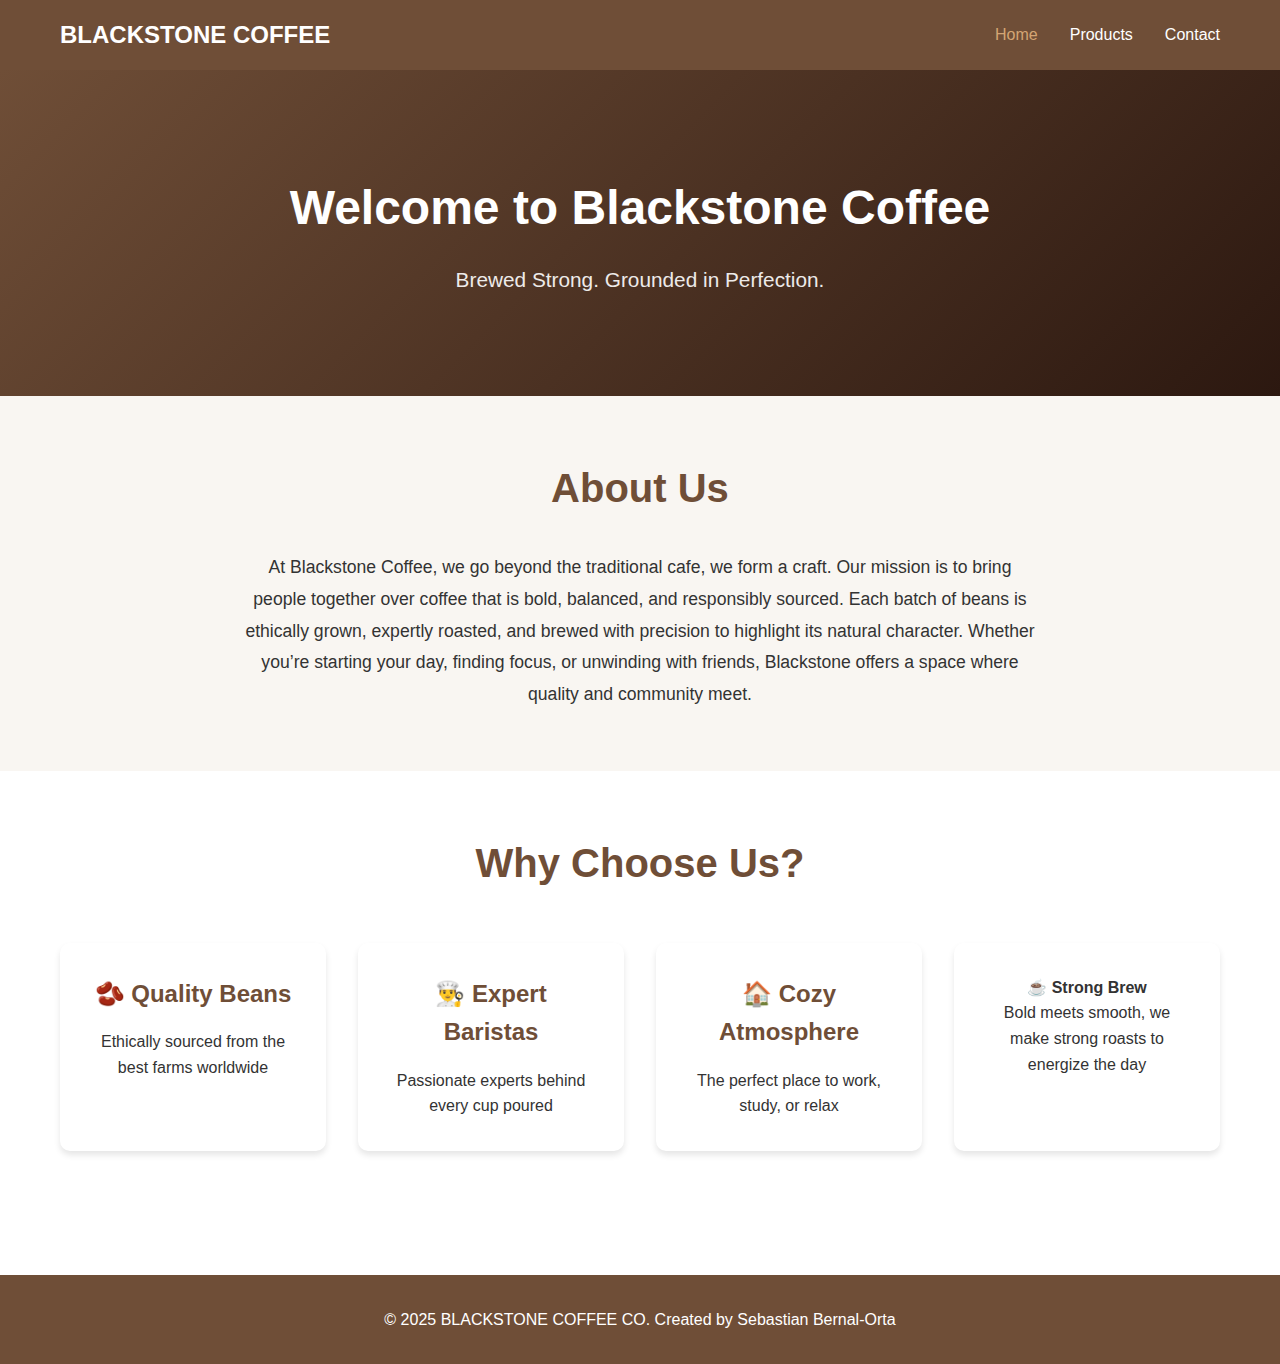
<file: index.html>
<!DOCTYPE html>
<html lang="en">
<head>
    <meta charset="UTF-8">
    <meta name="viewport" content="width=device-width, initial-scale=1.0">
    <title>Brew Haven Coffee</title>
    <link rel="stylesheet" href="style.css">
</head>
<body>
    <!-- Navigation Bar -->
    <nav>
        <div class="nav-container">
            <!-- ==========================================
                 TODO #1: COMPANY NAME IN NAVIGATION
                 ========================================== -->
            <!-- Replace with your own coffee company name -->
            <h1 class="logo">BLACKSTONE COFFEE</h1>
            
            <ul class="nav-links">
                <li><a href="index.html" class="active">Home</a></li>
                <li><a href="products.html">Products</a></li>
                <li><a href="contact.html">Contact</a></li>
            </ul>
        </div>
    </nav>

    <!-- Hero Section -->
    <header class="hero">
        <div class="hero-content">
            <!-- ==========================================
                 TODO #2: HERO HEADING
                 ========================================== -->
            <!-- Replace with your coffee company name (same as above) -->
            <h1>Welcome to Blackstone Coffee</h1>
            
            <!-- ==========================================
                 TODO #3: COMPANY SLOGAN
                 ========================================== -->
            <!-- Create a catchy slogan for your coffee shop! -->
            <p class="tagline">Brewed Strong. Grounded in Perfection.</p>
        </div>
    </header>

    <!-- Main Content -->
    <main>
        <!-- About Section -->
        <section class="about">
            <div class="container">
                <h2>About Us</h2>
                
                <!-- ==========================================
                     TODO #4: WRITE ABOUT YOUR COFFEE SHOP
                     ========================================== -->
                <!-- Write 2-3 sentences about your coffee shop
                     Questions to consider:
                     - What makes your shop special?
                     - What's your mission?
                     - Why should people visit?
                     
                     Replace the text below with your own! -->
                <p>
                    At Blackstone Coffee, we go beyond the traditional cafe, we form a craft.
                    Our mission is to bring people together over coffee that is bold, balanced, and responsibly sourced.
                    Each batch of beans is ethically grown, expertly roasted, and brewed with precision to highlight its natural character.
                    Whether you’re starting your day, finding focus, or unwinding with friends, Blackstone offers a space where quality and community meet.


                </p>
            </div>
        </section>

        <!-- Featured Section (Already Complete!) -->
        <section class="featured">
            <div class="container">
                <h2>Why Choose Us?</h2>
                <div class="features-grid">
                    <div class="feature-card">
                        <h3>🫘 Quality Beans</h3>
                        <p>Ethically sourced from the best farms worldwide</p>
                    </div>
                    <div class="feature-card">
                        <h3>👨‍🍳 Expert Baristas</h3>
                        <p>Passionate experts behind every cup poured</p>
                    </div>
                    <div class="feature-card">
                        <h3>🏠 Cozy Atmosphere</h3>
                        <p>The perfect place to work, study, or relax</p>
                    </div>
                                        <div class="feature-card">
                        <h4>☕ Strong Brew</h3>
                        <p>Bold meets smooth, we make strong roasts to energize the day</p>
                    </div>
                </div>
            </div>
        </section>
    </main>

    <!-- Footer -->
    <footer>
        <div class="container">
            <!-- ==========================================
                 TODO #5: UPDATE FOOTER
                 ========================================== -->
            <!-- Add your company name and YOUR actual name -->
            <p>&copy; 2025 BLACKSTONE COFFEE CO. Created by Sebastian Bernal-Orta</p>
        </div>
    </footer>
    
    <!-- ==========================================
         COMPLETION CHECKLIST
         ========================================== -->
    <!-- 
    ✓ Company name in navigation
    ✓ Company name in hero section
    ✓ Unique slogan
    ✓ Custom about text (2-3 sentences)
    ✓ Company name and your name in footer
    
    Make sure all placeholders [INSERT...] are replaced!
    -->
</body>
</html>
</file>
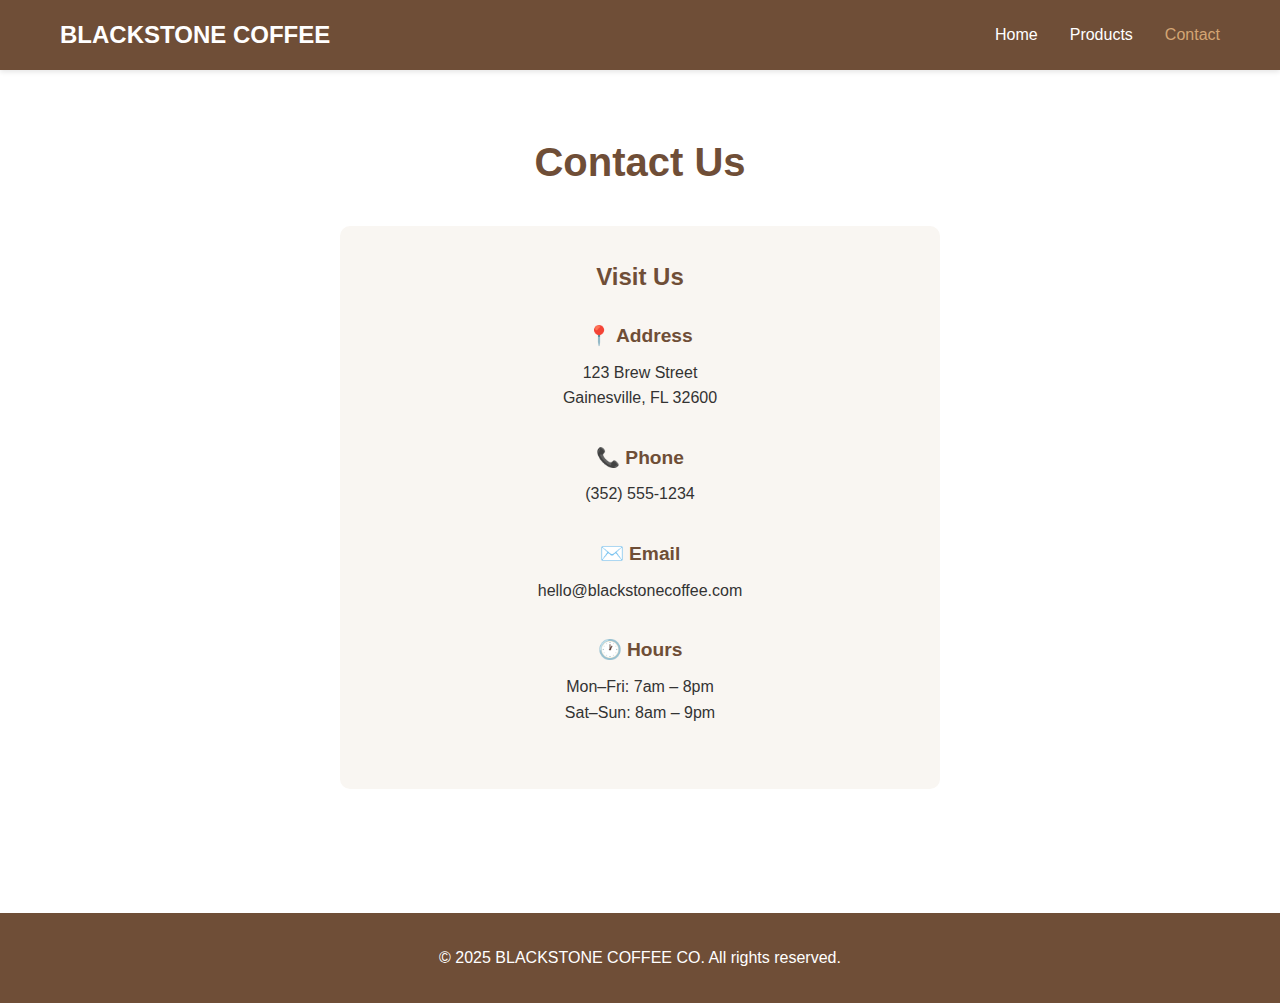
<file: contact.html>
<!DOCTYPE html>
<html lang="en">
<head>
    <meta charset="UTF-8">
    <meta name="viewport" content="width=device-width, initial-scale=1.0">
    <title>Contact Page</title>
    <link rel="stylesheet" href="style.css">
</head>
<body>
    <!-- Navigation -->
    <nav>
        <div class="nav-container">
            <!-- TODO: Update with your coffee shop name from index.html -->
            <h1 class="logo">BLACKSTONE COFFEE</h1>
            <ul class="nav-links">
                <li><a href="index.html">Home</a></li>
                <li><a href="products.html">Products</a></li>
                <li><a href="contact.html" class="active">Contact</a></li>
            </ul>
        </div>
    </nav>

    <!-- Main Content -->
    <main>
        <section class="contact-section">
            <div class="container">
                <h1>Contact Us</h1>

                <div class="contact-content">
                    <!-- Contact Info -->
                    <div class="contact-info">
                        <h2>Visit Us</h2>

                        <!-- Address -->
                        <div class="info-item">
                            <h3>📍 Address</h3>
                            <p>123 Brew Street<br>Gainesville, FL 32600</p>
                        </div>

                        <!-- Phone -->
                        <div class="info-item">
                            <h3>📞 Phone</h3>
                            <p>(352) 555-1234</p>
                        </div>

                        <!-- Email -->
                        <div class="info-item">
                            <h3>✉️ Email</h3>
                            <p>hello@blackstonecoffee.com</p>
                        </div>

                        <!-- Hours -->
                        <div class="info-item">
                            <h3>🕐 Hours</h3>
                            <p>Mon–Fri: 7am – 8pm<br>Sat–Sun: 8am – 9pm</p>
                        </div>
                    </div> <!-- End contact-info -->

                </div> <!-- End contact-content -->
            </div> <!-- End container -->
        </section>
    </main>

    <!-- Footer -->
    <footer>
        <div class="container">
            <p>&copy; 2025 BLACKSTONE COFFEE CO. All rights reserved.</p>
        </div>
    </footer>
</body>
</html>
</file>
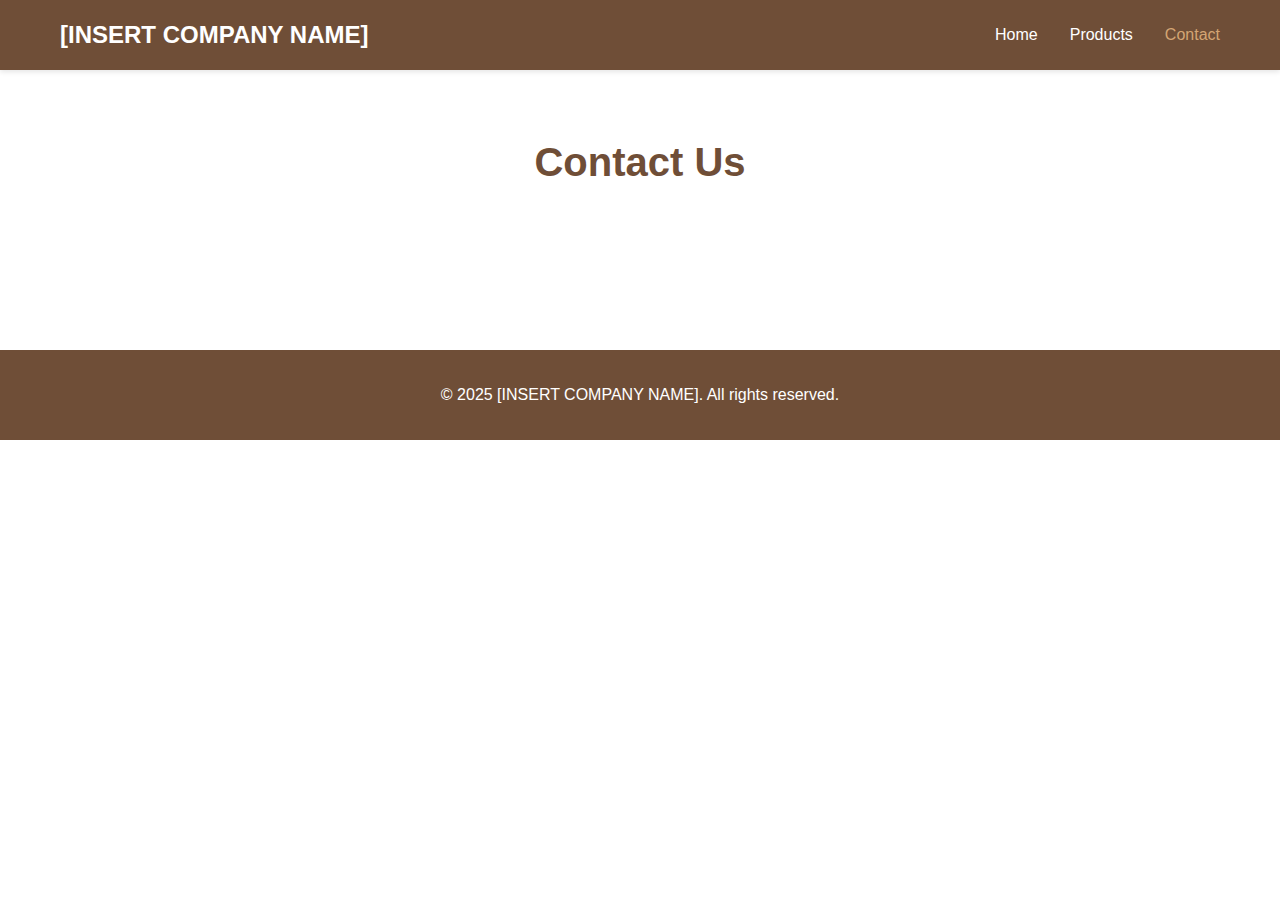
<file: Copy of contact.html>
<!DOCTYPE html>
<html lang="en">
<head>
    <meta charset="UTF-8">
    <meta name="viewport" content="width=device-width, initial-scale=1.0">
    <title>Contact Page</title>
    <link rel="stylesheet" href="style.css">
</head>
<body>
    <!-- Navigation -->
    <nav>
        <div class="nav-container">
            <!-- TODO: Update with your coffee shop name from index.html -->
            <h1 class="logo">[INSERT COMPANY NAME]</h1>
            <ul class="nav-links">
                <li><a href="index.html">Home</a></li>
                <li><a href="products.html">Products</a></li>
                <li><a href="contact.html" class="active">Contact</a></li>
            </ul>
        </div>
    </nav>

    <!-- Main Content -->
    <main>
        <section class="contact-section">
            <div class="container">
                <h1>Contact Us</h1>

                <div class="contact-content">
                    <!-- ==========================================
                         TODO #1: CREATE CONTACT INFO SECTION
                         ========================================== -->
                    <!-- Inside the contact-content div, create:
                         1. A <div> with class="contact-info"
                         2. Inside that, add an <h2> with text "Visit Us"
                         
                         The CSS classes are already created for you:
                         - .contact-info: styles the entire container
                         - .info-item: styles each piece of contact info
                    -->
                    
                    <div class="PREMADE__CSS_CLASS_HERE">
                        
                        <!-- ==========================================
                             TODO #2: ADD ADDRESS INFO
                             ========================================== -->
                        <!-- Create an info-item div for the address:
                             <div class="info-item">
                                 <h3>📍 Address</h3>
                                 <p>123 Coffee Street<br>Gainesville, FL 32601</p>
                             </div>
                             
                             Feel free to use your any made up address!
                        -->
                        
                        
                        
                        <!-- ==========================================
                             TODO #3: ADD PHONE INFO
                             ========================================== -->
                        <!-- Create an info-item div for the phone:
                             <div class="info-item">
                                 <h3>📞 Phone</h3>
                                 <p>(352) 555-BREW</p>
                             </div>
                             
                             Make up your own phone number!
                        -->
                        
                        
                        
                        <!-- ==========================================
                             TODO #4: ADD EMAIL INFO
                             ========================================== -->
                        <!-- Create an info-item div for email:
                             <div class="info-item">
                                 <h3>✉️ Email</h3>
                                 <p>hello@yourshop.com</p>
                             </div>
                             
                             Use your coffee shop name for the email!
                        -->
                        
                        
                        
                        <!-- ==========================================
                             TODO #5: ADD HOURS INFO
                             ========================================== -->
                        <!-- Create an info-item div for business hours:
                             <div class="info-item">
                                 <h3>🕐 Hours</h3>
                                 <p>Mon-Fri: 7am - 8pm<br>Sat-Sun: 8am - 9pm</p>
                             </div>
                             
                             Feel free to customize the hours!
                        -->
                        
                        
                        
                    </div> <!-- End contact-info -->
                    
                </div> <!-- End contact-content -->
                
            </div> <!-- End container -->
        </section>
    </main>

    <!-- Footer -->
    <footer>
        <div class="container">
            <p>&copy; 2025 [INSERT COMPANY NAME]. All rights reserved.</p>
        </div>
    </footer>
    
    <!-- ==========================================
         HELPFUL REMINDERS
         ========================================== -->
    <!-- 
    HTML Structure Review:
    - <h1>, <h2>, <h3>: Headings (largest to smaller)
    - <p>: Paragraph
    - <div>: Container/wrapper
    - <br>: Line break
    
    Emojis you can use:
    - 📍 Location pin
    - 📞 Phone
    - ✉️ Email
    - 🕐 Clock
    
    CSS Classes Already Made For You:
    - .contact-section: Main section styling
    - .contact-content: Centers content
    - .contact-info: Styles the info container
    - .info-item: Styles each contact detail
    
    Testing Your Page:
    ✓ Does the heading show "Contact Us"?
    ✓ Is all contact info centered on the page?
    ✓ Do the emojis appear correctly?
    ✓ Does the styling look good?
    -->
</body>
</html>
</file>
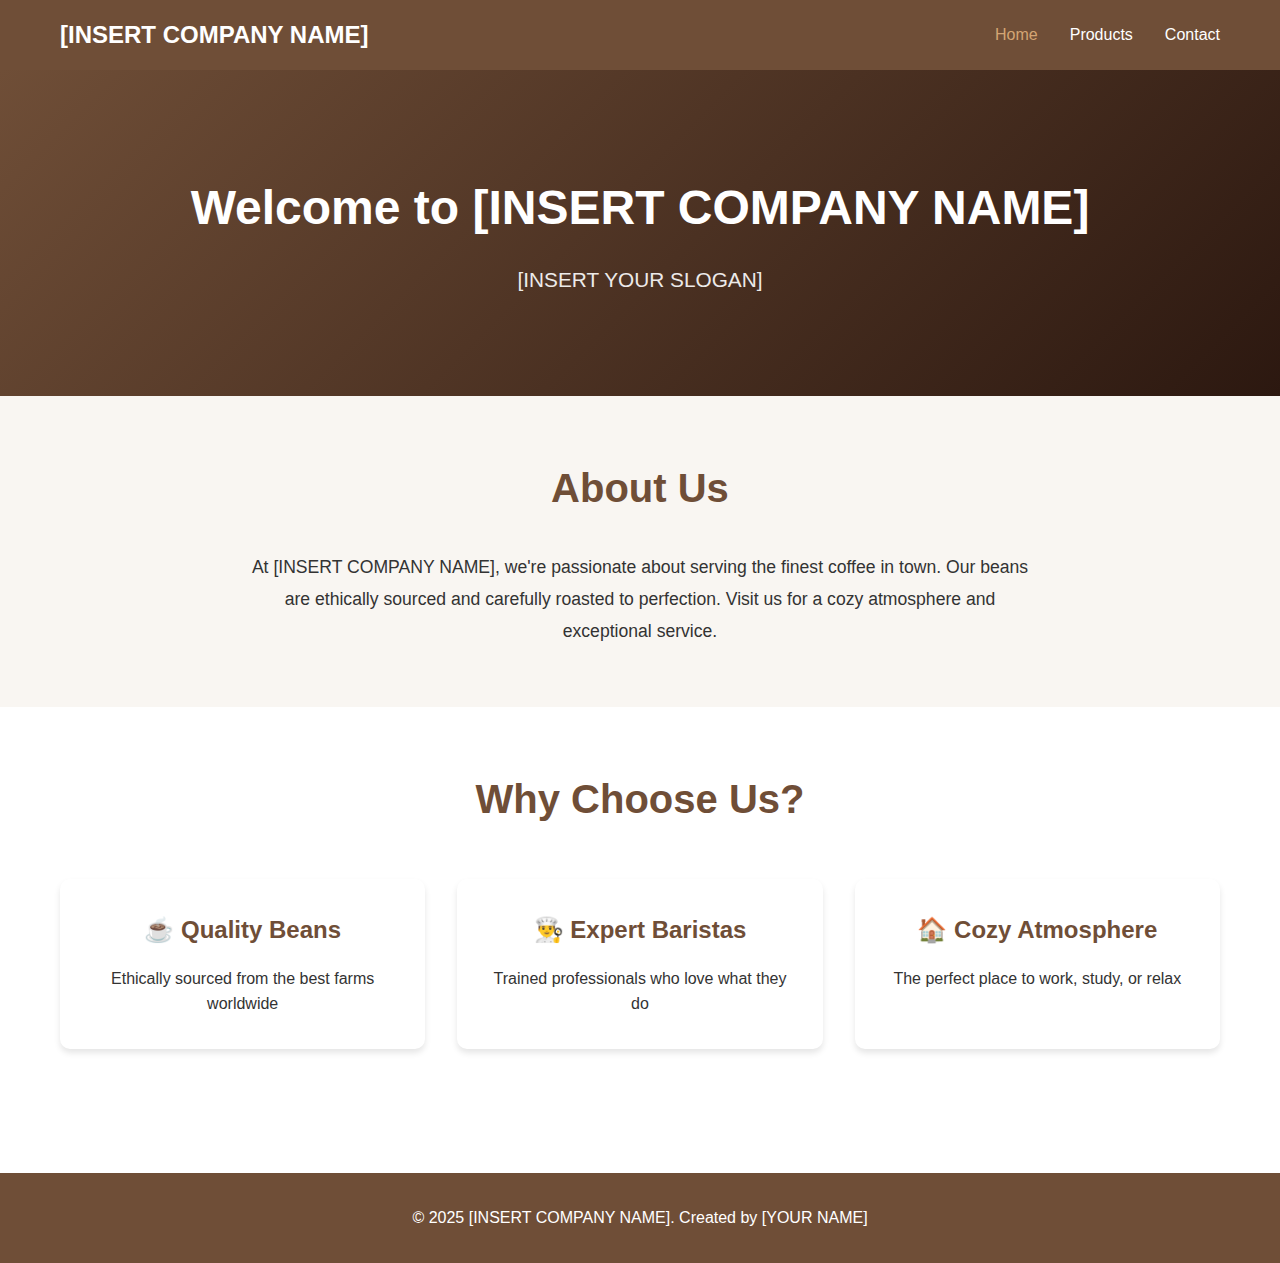
<file: Copy of index.html>
<!DOCTYPE html>
<html lang="en">
<head>
    <meta charset="UTF-8">
    <meta name="viewport" content="width=device-width, initial-scale=1.0">
    <title>Brew Haven Coffee</title>
    <link rel="stylesheet" href="style.css">
</head>
<body>
    <!-- Navigation Bar -->
    <nav>
        <div class="nav-container">
            <!-- ==========================================
                 TODO #1: COMPANY NAME IN NAVIGATION
                 ========================================== -->
            <!-- Replace with your own coffee company name -->
            <h1 class="logo">[INSERT COMPANY NAME]</h1>
            
            <ul class="nav-links">
                <li><a href="index.html" class="active">Home</a></li>
                <li><a href="products.html">Products</a></li>
                <li><a href="contact.html">Contact</a></li>
            </ul>
        </div>
    </nav>

    <!-- Hero Section -->
    <header class="hero">
        <div class="hero-content">
            <!-- ==========================================
                 TODO #2: HERO HEADING
                 ========================================== -->
            <!-- Replace with your coffee company name (same as above) -->
            <h1>Welcome to [INSERT COMPANY NAME]</h1>
            
            <!-- ==========================================
                 TODO #3: COMPANY SLOGAN
                 ========================================== -->
            <!-- Create a catchy slogan for your coffee shop! -->
            <p class="tagline">[INSERT YOUR SLOGAN]</p>
        </div>
    </header>

    <!-- Main Content -->
    <main>
        <!-- About Section -->
        <section class="about">
            <div class="container">
                <h2>About Us</h2>
                
                <!-- ==========================================
                     TODO #4: WRITE ABOUT YOUR COFFEE SHOP
                     ========================================== -->
                <!-- Write 2-3 sentences about your coffee shop
                     Questions to consider:
                     - What makes your shop special?
                     - What's your mission?
                     - Why should people visit?
                     
                     Replace the text below with your own! -->
                <p>
                    At [INSERT COMPANY NAME], we're passionate about serving the finest coffee in town. 
                    Our beans are ethically sourced and carefully roasted to perfection. 
                    Visit us for a cozy atmosphere and exceptional service.
                </p>
            </div>
        </section>

        <!-- Featured Section (Already Complete!) -->
        <section class="featured">
            <div class="container">
                <h2>Why Choose Us?</h2>
                <div class="features-grid">
                    <div class="feature-card">
                        <h3>☕ Quality Beans</h3>
                        <p>Ethically sourced from the best farms worldwide</p>
                    </div>
                    <div class="feature-card">
                        <h3>👨‍🍳 Expert Baristas</h3>
                        <p>Trained professionals who love what they do</p>
                    </div>
                    <div class="feature-card">
                        <h3>🏠 Cozy Atmosphere</h3>
                        <p>The perfect place to work, study, or relax</p>
                    </div>
                </div>
            </div>
        </section>
    </main>

    <!-- Footer -->
    <footer>
        <div class="container">
            <!-- ==========================================
                 TODO #5: UPDATE FOOTER
                 ========================================== -->
            <!-- Add your company name and YOUR actual name -->
            <p>&copy; 2025 [INSERT COMPANY NAME]. Created by [YOUR NAME]</p>
        </div>
    </footer>
    
    <!-- ==========================================
         COMPLETION CHECKLIST
         ========================================== -->
    <!-- 
    ✓ Company name in navigation
    ✓ Company name in hero section
    ✓ Unique slogan
    ✓ Custom about text (2-3 sentences)
    ✓ Company name and your name in footer
    
    Make sure all placeholders [INSERT...] are replaced!
    -->
</body>
</html>
</file>
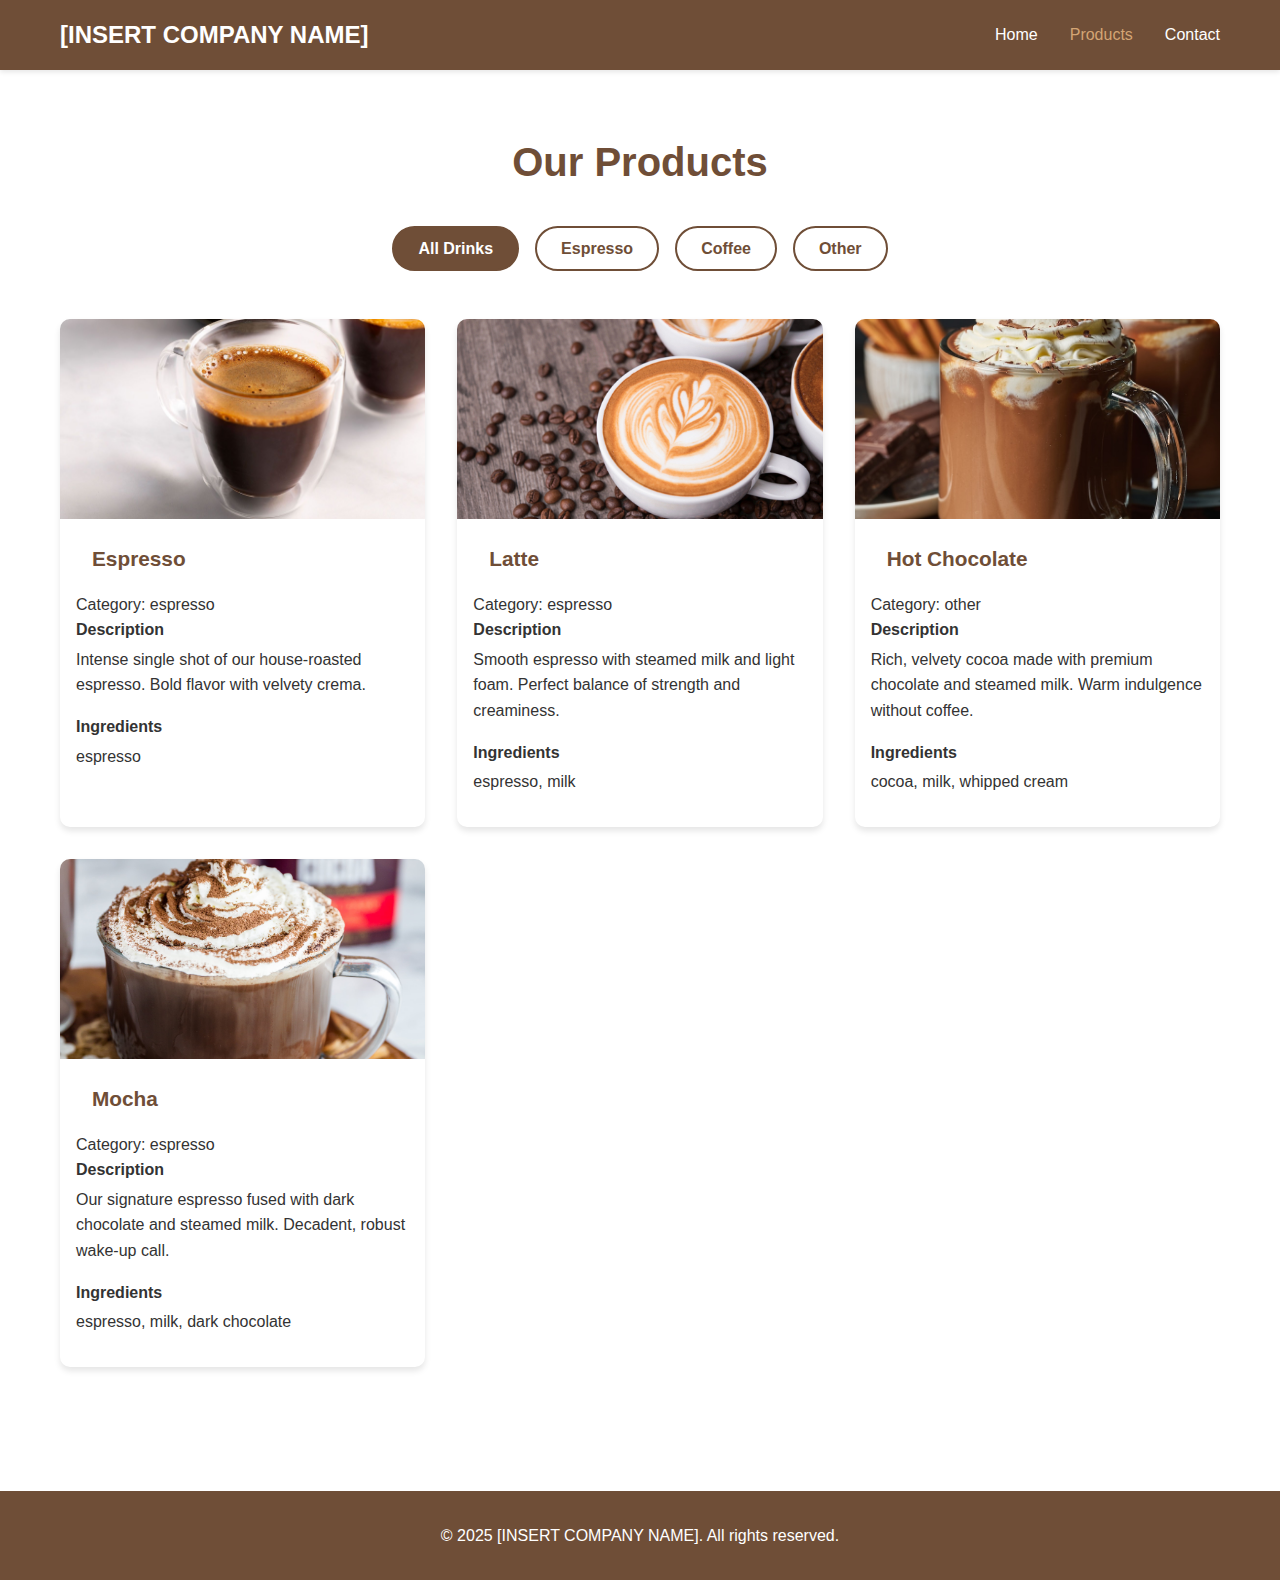
<file: Copy of products.html>
<!DOCTYPE html>
<html lang="en">
<head>
    <meta charset="UTF-8">
    <meta name="viewport" content="width=device-width, initial-scale=1.0">
    <title>Our Products - Brew Haven Coffee</title>
    <link rel="stylesheet" href="style.css">
</head>
<body>
    <!-- Navigation -->
    <nav>
        <div class="nav-container">
            <!-- NOTE: Make sure this matches your company name from index.html -->
            <h1 class="logo">[INSERT COMPANY NAME]</h1>
            <ul class="nav-links">
                <li><a href="index.html">Home</a></li>
                <li><a href="products.html" class="active">Products</a></li>
                <li><a href="contact.html">Contact</a></li>
            </ul>
        </div>
    </nav>

    <!-- Main Content -->
    <main>
        <section class="products-section">
            <div class="container">
                <h1>Our Products</h1>
                
                <!-- Filter Buttons (Already Complete!) -->
                <!-- These buttons filter drinks by category -->
                <!-- The JavaScript will handle the click events -->
                <div class="filter-buttons">
                    <button class="filter-btn active" data-category="all">All Drinks</button>
                    <button class="filter-btn" data-category="espresso">Espresso</button>
                    <button class="filter-btn" data-category="coffee">Coffee</button>
                    <button class="filter-btn" data-category="other">Other</button>
                </div>

                <!-- Product Grid -->
                <!-- Your JavaScript will add coffee cards here dynamically -->
                <!-- The CSS classes are already set up for you! -->
                <div id="product-grid" class="product-grid">
                    <!-- Coffee cards will appear here after you complete product.js -->
                </div>
            </div>
        </section>
    </main>

    <!-- Footer -->
    <footer>
        <div class="container">
            <p>&copy; 2025 [INSERT COMPANY NAME]. All rights reserved.</p>
        </div>
    </footer>

    <!-- Link to JavaScript file -->
    <!-- This is where all the magic happens! -->
    <script src="product.js"></script>
    
    <!-- ==========================================
         WHAT YOUR JAVASCRIPT NEEDS TO DO
         ========================================== -->
    <!-- 
    In product.js, you'll need to:
    1. Fetch coffee data from an API
    2. Transform the data to match our format
    3. Create HTML cards for each coffee
    4. Display the cards in the grid above
    5. Make the filter buttons work
    
    CSS Classes Available (already styled):
    - .product-card: Main card container
    - .product-info: Info section inside card
    - .section-label: Bold labels (Description, Ingredients)
    - .section-content: The actual content text
    
    The grid will automatically arrange your cards!
    -->
</body>
</html>
</file>
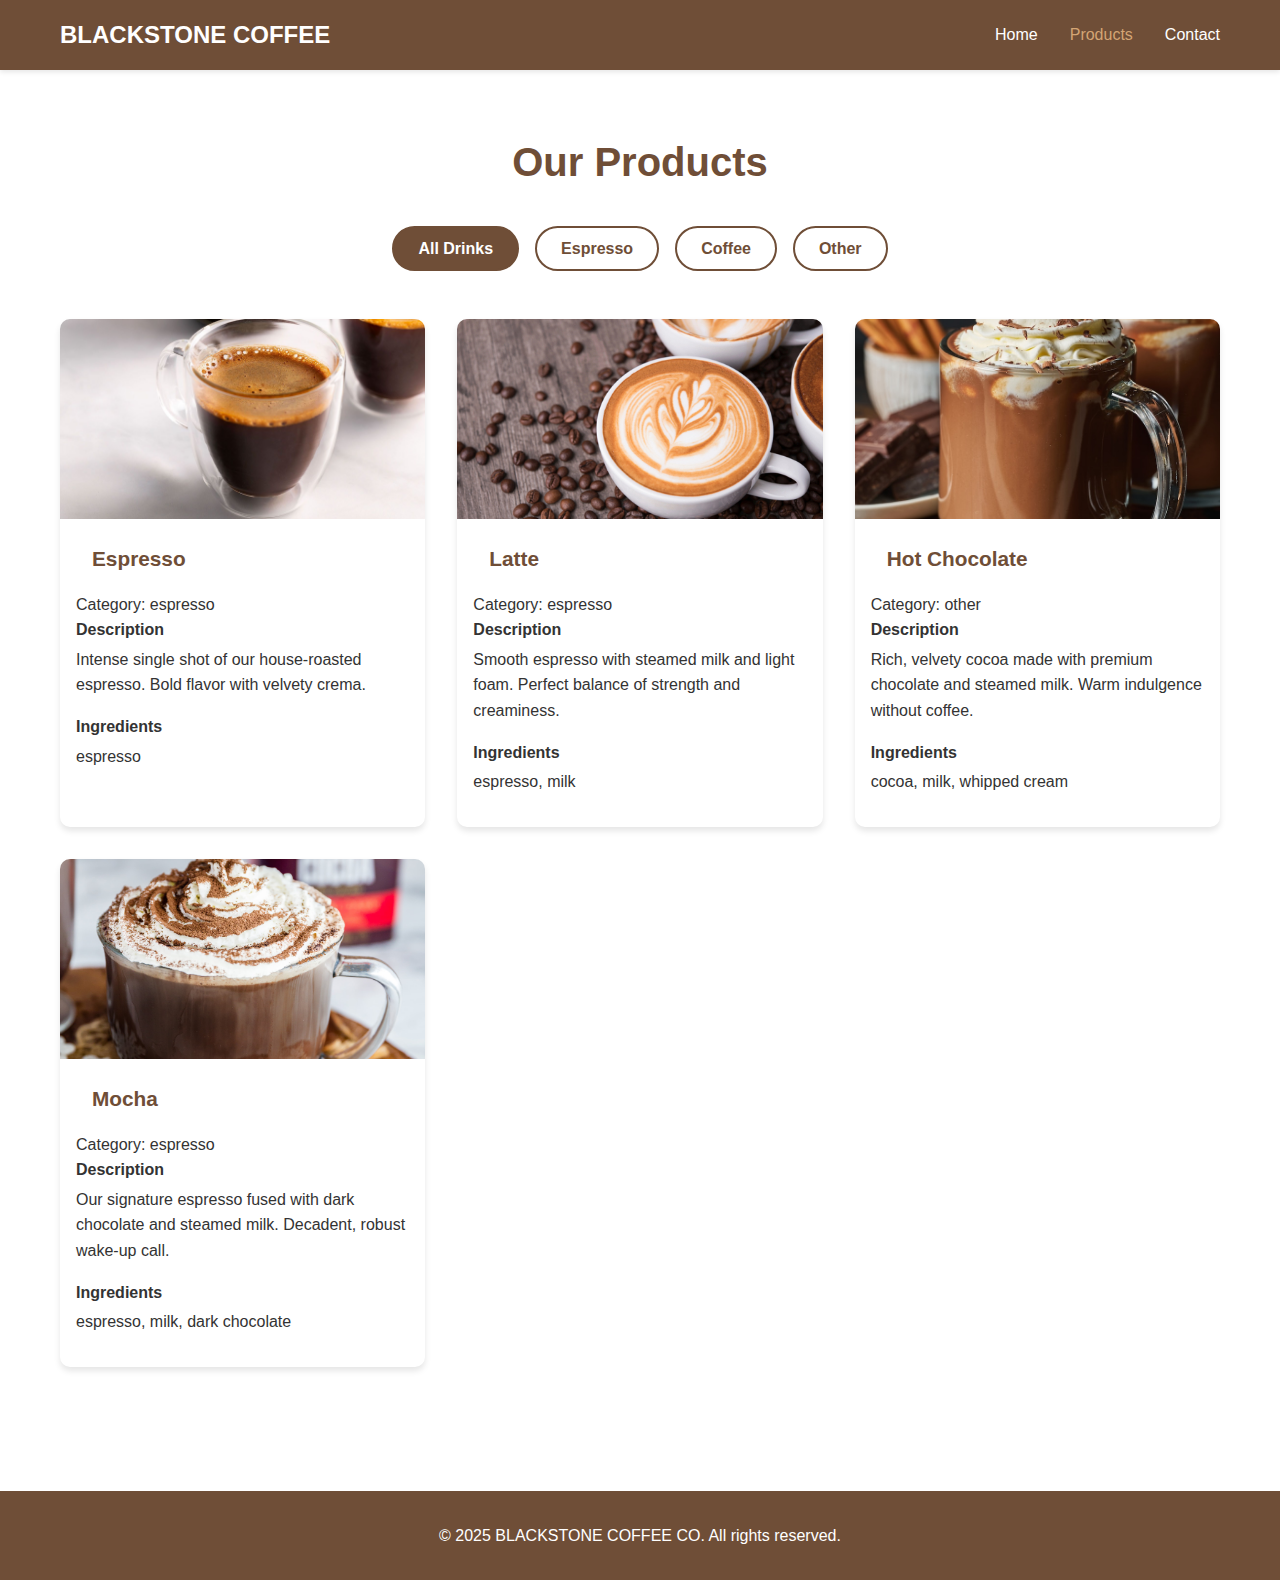
<file: products.html>
<!DOCTYPE html>
<html lang="en">
<head>
    <meta charset="UTF-8">
    <meta name="viewport" content="width=device-width, initial-scale=1.0">
    <title>Our Products - Brew Haven Coffee</title>
    <link rel="stylesheet" href="style.css">
</head>
<body>
    <!-- Navigation -->
    <nav>
        <div class="nav-container">
            <!-- NOTE: Make sure this matches your company name from index.html -->
            <h1 class="logo">BLACKSTONE COFFEE</h1>
            <ul class="nav-links">
                <li><a href="index.html">Home</a></li>
                <li><a href="products.html" class="active">Products</a></li>
                <li><a href="contact.html">Contact</a></li>
            </ul>
        </div>
    </nav>

    <!-- Main Content -->
    <main>
        <section class="products-section">
            <div class="container">
                <h1>Our Products</h1>
                
                <!-- Filter Buttons (Already Complete!) -->
                <!-- These buttons filter drinks by category -->
                <!-- The JavaScript will handle the click events -->
                <div class="filter-buttons">
                    <button class="filter-btn active" data-category="all">All Drinks</button>
                    <button class="filter-btn" data-category="espresso">Espresso</button>
                    <button class="filter-btn" data-category="coffee">Coffee</button>
                    <button class="filter-btn" data-category="other">Other</button>
                </div>

                <!-- Product Grid -->
                <!-- Your JavaScript will add coffee cards here dynamically -->
                <!-- The CSS classes are already set up for you! -->
                <div id="product-grid" class="product-grid">
                    <!-- Coffee cards will appear here after you complete product.js -->
                </div>
            </div>
        </section>
    </main>

    <!-- Footer -->
    <footer>
        <div class="container">
            <p>&copy; 2025 BLACKSTONE COFFEE CO. All rights reserved.</p>
        </div>
    </footer>

    <!-- Link to JavaScript file -->
    <!-- This is where all the magic happens! -->
    <script src="product.js"></script>
    
    <!-- ==========================================
         WHAT YOUR JAVASCRIPT NEEDS TO DO
         ========================================== -->
    <!-- 
    In product.js, you'll need to:
    1. Fetch coffee data from an API
    2. Transform the data to match our format
    3. Create HTML cards for each coffee
    4. Display the cards in the grid above
    5. Make the filter buttons work
    
    CSS Classes Available (already styled):
    - .product-card: Main card container
    - .product-info: Info section inside card
    - .section-label: Bold labels (Description, Ingredients)
    - .section-content: The actual content text
    
    The grid will automatically arrange your cards!
    -->
</body>
</html>
</file>
<file: style.css>
/* ==========================================
   COFFEE SHOP WEBSITE STYLES
   ========================================== 
   All CSS classes are ready to use!
   Just reference these class names in your HTML
   
   NO CHANGES NEEDED - This file is complete!
*/

/* ===== CSS CUSTOM PROPERTIES ===== */
:root {
    --primary-color: #6F4E37;      /* Coffee brown */
    --secondary-color: #D4A574;    /* Light tan */
    --accent-color: #2C1810;       /* Dark brown */
    --text-color: #333;            /* Dark gray */
    --light-bg: #F9F6F2;          /* Light beige */
    --white: #FFFFFF;
}

/* ===== RESET & BASE STYLES ===== */
* {
    margin: 0;
    padding: 0;
    box-sizing: border-box;
}

body {
    font-family: 'Segoe UI', Tahoma, Geneva, Verdana, sans-serif;
    line-height: 1.6;
    color: var(--text-color);
    background-color: var(--white);
}

.container {
    max-width: 1200px;
    margin: 0 auto;
    padding: 0 20px;
}

/* ===== NAVIGATION ===== */
/* Use these classes: nav, .nav-container, .logo, .nav-links */
nav {
    background-color: var(--primary-color);
    padding: 1rem 0;
    box-shadow: 0 2px 5px rgba(0,0,0,0.1);
}

.nav-container {
    max-width: 1200px;
    margin: 0 auto;
    padding: 0 20px;
    display: flex;
    justify-content: space-between;
    align-items: center;
}

.logo {
    color: var(--white);
    font-size: 1.5rem;
}

.nav-links {
    display: flex;
    list-style: none;
    gap: 2rem;
}

.nav-links a {
    color: var(--white);
    text-decoration: none;
    font-weight: 500;
    transition: color 0.3s ease;
}

.nav-links a:hover,
.nav-links a.active {
    color: var(--secondary-color);
}

/* ===== HERO SECTION ===== */
/* Use these classes: .hero, .hero-content, .tagline */
.hero {
    background: linear-gradient(135deg, var(--primary-color), var(--accent-color));
    color: var(--white);
    padding: 100px 20px;
    text-align: center;
}

.hero-content h1 {
    font-size: 3rem;
    margin-bottom: 1rem;
}

.tagline {
    font-size: 1.3rem;
    opacity: 0.9;
}

/* ===== SECTIONS ===== */
section {
    padding: 60px 20px;
}

.about {
    background-color: var(--light-bg);
}

.about h2,
.featured h2 {
    text-align: center;
    font-size: 2.5rem;
    margin-bottom: 2rem;
    color: var(--primary-color);
}

.about p {
    text-align: center;
    max-width: 800px;
    margin: 0 auto;
    font-size: 1.1rem;
    line-height: 1.8;
}

/* ===== FEATURES GRID ===== */
/* Use these classes: .features-grid, .feature-card */
.features-grid {
    display: grid;
    grid-template-columns: repeat(auto-fit, minmax(250px, 1fr));
    gap: 2rem;
    margin-top: 3rem;
}

.feature-card {
    background: var(--white);
    padding: 2rem;
    border-radius: 10px;
    text-align: center;
    box-shadow: 0 4px 6px rgba(0,0,0,0.1);
    transition: transform 0.3s ease;
}

.feature-card:hover {
    transform: translateY(-5px);
}

.feature-card h3 {
    font-size: 1.5rem;
    margin-bottom: 1rem;
    color: var(--primary-color);
}

/* ===== PRODUCTS PAGE ===== */
/* Use these classes: .products-section, .filter-buttons, .filter-btn, .product-grid */
.products-section {
    min-height: 70vh;
}

.products-section h1 {
    text-align: center;
    font-size: 2.5rem;
    color: var(--primary-color);
    margin-bottom: 2rem;
}

.filter-buttons {
    display: flex;
    justify-content: center;
    gap: 1rem;
    margin: 2rem 0;
    flex-wrap: wrap;
}

.filter-btn {
    background-color: var(--white);
    color: var(--primary-color);
    border: 2px solid var(--primary-color);
    padding: 0.7rem 1.5rem;
    border-radius: 25px;
    cursor: pointer;
    font-size: 1rem;
    font-weight: 600;
    transition: all 0.3s ease;
}

.filter-btn:hover {
    background-color: var(--secondary-color);
    border-color: var(--secondary-color);
    color: var(--white);
}

.filter-btn.active {
    background-color: var(--primary-color);
    color: var(--white);
}

.product-grid {
    display: grid;
    grid-template-columns: repeat(auto-fill, minmax(280px, 1fr));
    gap: 2rem;
    margin-top: 3rem;
}

/* ===== PRODUCT CARDS ===== */
/* IMPORTANT: Use these classes in your JavaScript!
   - .product-card: Main card wrapper
   - .product-info: Container for description and ingredients
   - .section-label: Bold labels like "Description:" and "Ingredients:"
   - .section-content: The actual text content
*/
.product-card {
    background: var(--white);
    border-radius: 10px;
    overflow: hidden;
    box-shadow: 0 4px 6px rgba(0,0,0,0.1);
    transition: transform 0.3s ease, box-shadow 0.3s ease;
}

.product-card:hover {
    transform: translateY(-10px);
    box-shadow: 0 8px 15px rgba(0,0,0,0.2);
}

.product-card img {
    width: 100%;
    height: 200px;
    object-fit: cover;
}

.product-card h3 {
    padding: 1rem;
    color: var(--primary-color);
    font-size: 1.3rem;
}

.product-card p {
    color: var(--text-color);
    line-height: 1.6;
}

.product-info {
    padding: 0 1rem 1rem 1rem;
}

.section-label {
    font-weight: bold;
    margin-bottom: 0.25rem;
    color: var(--primary-color);
}

.section-content {
    margin-bottom: 1rem;
    color: var(--text-color);
}

/* ===== CONTACT PAGE ===== */
/* Use these classes: .contact-section, .contact-content, .contact-info, .info-item */
.contact-section h1 {
    text-align: center;
    font-size: 2.5rem;
    color: var(--primary-color);
    margin-bottom: 2rem;
}

.contact-content {
    display: flex;
    justify-content: center;
    margin-top: 2rem;
}

.contact-info {
    background: var(--light-bg);
    padding: 2rem;
    border-radius: 10px;
    max-width: 600px;
    width: 100%;
    text-align: center;
}

.contact-info h2 {
    color: var(--primary-color);
    margin-bottom: 1.5rem;
}

.info-item {
    margin-bottom: 2rem;
}

.info-item h3 {
    color: var(--primary-color);
    margin-bottom: 0.5rem;
    font-size: 1.2rem;
}

.info-item p {
    color: var(--text-color);
    line-height: 1.6;
}

/* ===== FOOTER ===== */
footer {
    background-color: var(--primary-color);
    color: var(--white);
    text-align: center;
    padding: 2rem 0;
    margin-top: 4rem;
}

/* ===== RESPONSIVE DESIGN ===== */
/* These styles automatically adjust for mobile devices */
@media (max-width: 768px) {
    .nav-container {
        flex-direction: column;
        gap: 1rem;
    }

    .hero-content h1 {
        font-size: 2rem;
    }

    .tagline {
        font-size: 1.1rem;
    }

    .product-grid {
        grid-template-columns: repeat(auto-fill, minmax(200px, 1fr));
        gap: 1.5rem;
    }

    .filter-buttons {
        gap: 0.5rem;
    }

    .filter-btn {
        padding: 0.6rem 1.2rem;
        font-size: 0.9rem;
    }
}

@media (max-width: 480px) {
    .hero-content h1 {
        font-size: 1.5rem;
    }

    .product-grid {
        grid-template-columns: 1fr;
    }
}

/* ==========================================
   QUICK REFERENCE FOR STUDENTS
   ========================================== 
   
   PRODUCTS PAGE (product.js):
   When creating coffee cards, use this HTML structure:
   
   <div class="product-card">
       <img src="..." alt="...">
       <h3>Coffee Name</h3>
       <div class="product-info">
           <div class="description-section">
               <p class="section-label">Description:</p>
               <p class="section-content">Text here...</p>
           </div>
           <div class="ingredients-section">
               <p class="section-label">Ingredients:</p>
               <p class="section-content">Ingredient list...</p>
           </div>
       </div>
   </div>
   
   CONTACT PAGE (contact.html):
   Use these classes for contact information:
   
   <div class="contact-content">
       <div class="contact-info">
           <h2>Visit Us</h2>
           <div class="info-item">
               <h3>📍 Address</h3>
               <p>Your address here</p>
           </div>
       </div>
   </div>
   
   All styling is complete - just use the class names!
*/
</file>
